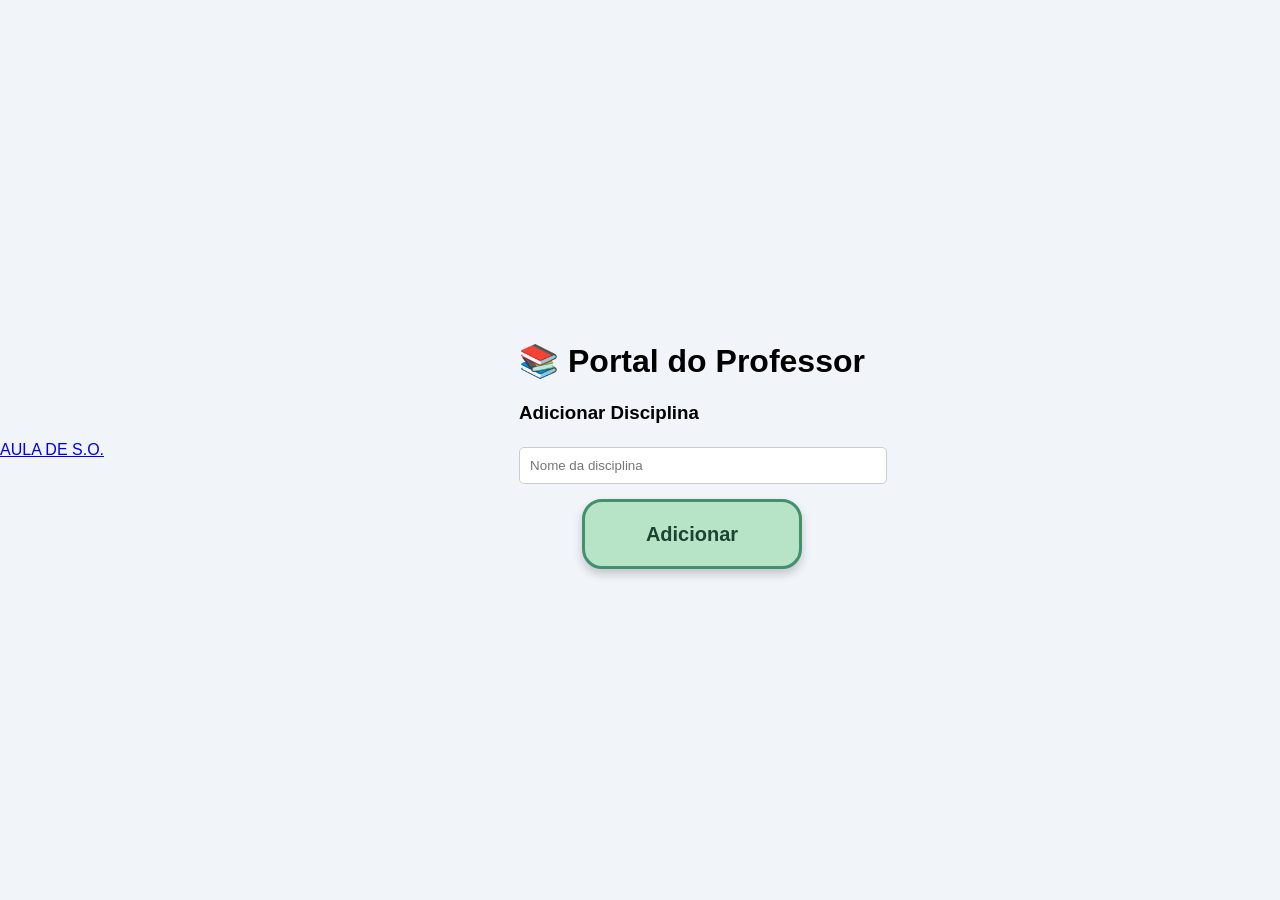
<file: index.html>
<!DOCTYPE html>
<html lang="pt-BR">
<head>
  <meta charset="UTF-8">
  <title>Portal do Professor</title>
  <style>
    body {
      font-family: Arial, sans-serif;
      margin: 20px;
      background: #f4f6f8;
    }

    h1 {
      text-align: center;
    }

    .container {
      max-width: 2000px;
      margin: auto;
    }

    input, button, textarea {
      padding: 10px;
      margin: 5px 0;
      width: 100%;
      border-radius: 5px;
      border: 1px solid #ccc;
    }

    button {
      background-color: #007BFF;
      color: white;
      cursor: pointer;
    }

    button:hover {
      background-color: #0056b3;
    }

    .card {
      background: white;
      padding: 15px;
      margin-top: 15px;
      border-radius: 8px;
      box-shadow: 0 2px 5px rgba(0,0,0,0.1);
    }

    .stars span {
      cursor: pointer;
      font-size: 20px;
    }

    .rating {
      font-weight: bold;
      margin-top: 10px;
    }
  </style>
   </head>
  <body>
      <head>
   <link rel="stylesheet" href="botao.css">
      </head>
   <a href="aula.html"> 
    <buton type="button" class="btn">AULA DE S.O.</buton>
    </a>
<div class="container">
  <h1>📚 Portal do Professor</h1>

  <h3>Adicionar Disciplina</h3>
  <input type="text" id="disciplinaInput" placeholder="Nome da disciplina">
  <button onclick="adicionarDisciplina()">Adicionar</button>

  <div id="listaDisciplinas"></div>
</div>

<script>
  let disciplinas = JSON.parse(localStorage.getItem("disciplinas")) || [];

  function salvar() {
    localStorage.setItem("disciplinas", JSON.stringify(disciplinas));
  }

  function adicionarDisciplina() {
    const nome = document.getElementById("disciplinaInput").value;
    if (!nome) return;

    disciplinas.push({
      nome,
      conteudos: [],
      votos: []
    });

    document.getElementById("disciplinaInput").value = "";
    salvar();
    render();
  }

  function adicionarConteudo(index) {
    const input = document.getElementById("conteudo-" + index);
    if (!input.value) return;

    disciplinas[index].conteudos.push(input.value);
    input.value = "";
    salvar();
    render();
  }

  function votar(index, nota) {
    disciplinas[index].votos.push(nota);
    salvar();
    render();
  }

  function media(votos) {
    if (votos.length === 0) return "Sem avaliação";
    return (votos.reduce((a,b) => a+b, 0) / votos.length).toFixed(1);
  }

  function render() {
    const lista = document.getElementById("listaDisciplinas");
    lista.innerHTML = "";

    disciplinas.forEach((disc, i) => {
      const div = document.createElement("div");
      div.className = "card";

      div.innerHTML = `
        <h3>${disc.nome}</h3>

        <strong>Conteúdos:</strong>
        <ul>
          ${disc.conteudos.map(c => `<li>${c}</li>`).join("")}
        </ul>

        <input id="conteudo-${i}" placeholder="Novo conteúdo">
        <button onclick="adicionarConteudo(${i})">Adicionar Conteúdo</button>

        <div class="stars">
          Avaliar aula:
          ${[1,2,3,4,5].map(n => `<span onclick="votar(${i}, ${n})">⭐</span>`).join("")}
        </div>

        <div class="rating">
          Média: ${media(disc.votos)}
        </div>
      `;

      lista.appendChild(div);
    });
  }

  render();
</script>
</body>
</html>
</file>
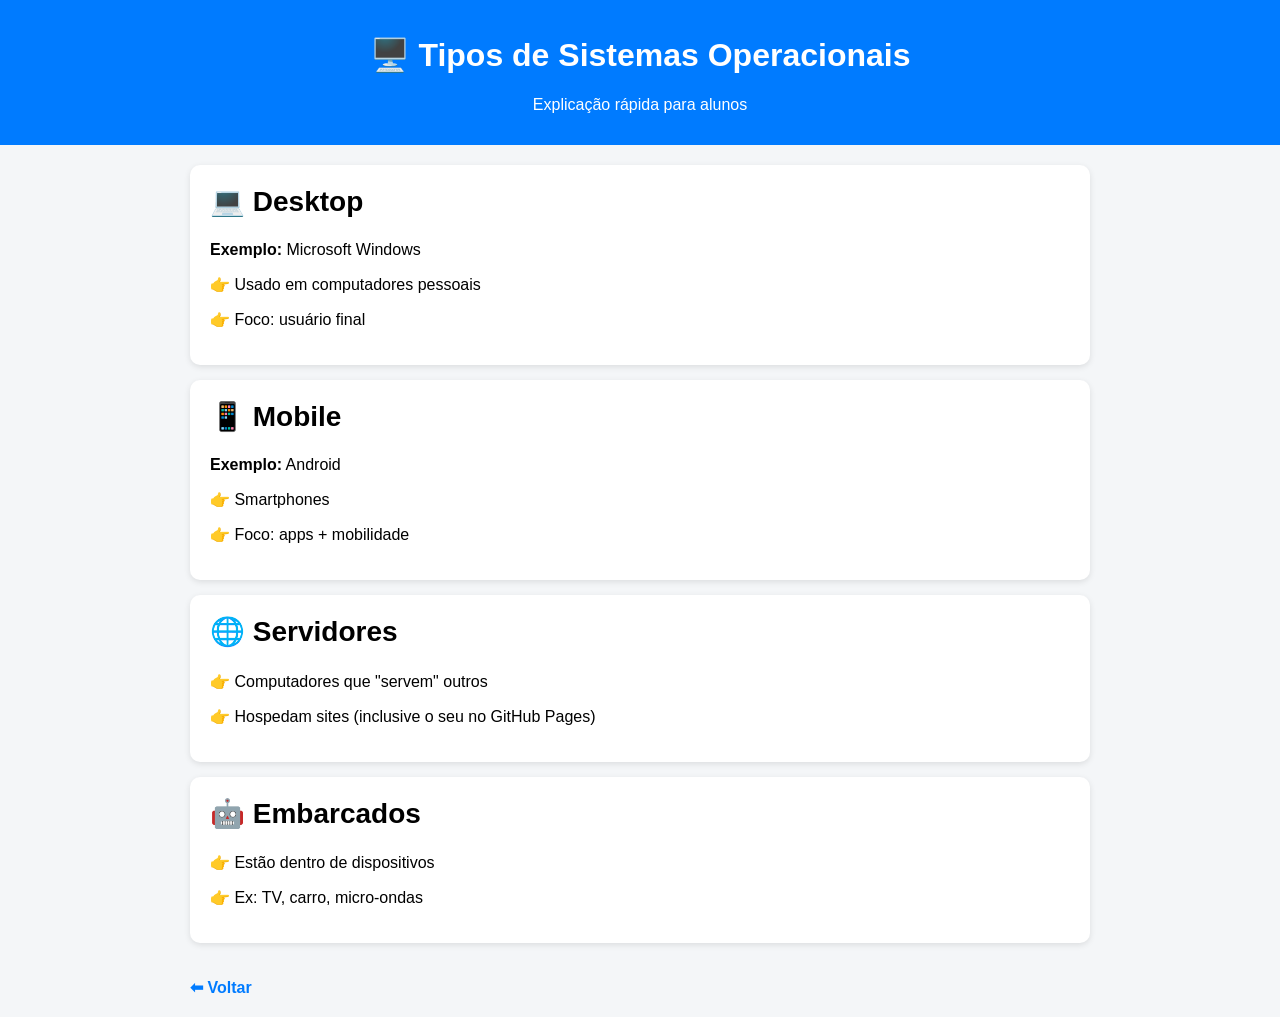
<file: aula.html>
<!DOCTYPE html>
<html lang="pt-BR">
<head>
  <meta charset="UTF-8">
  <title>Tipos de Sistemas Operacionais</title>

  <style>
    body {
      font-family: Arial, sans-serif;
      margin: 0;
      background: #f4f6f8;
    }

    header {
      background: #007BFF;
      color: white;
      padding: 15px;
      text-align: center;
    }

    .container {
      max-width: 900px;
      margin: auto;
      padding: 20px;
    }

    .card {
      background: white;
      padding: 20px;
      margin-bottom: 15px;
      border-radius: 10px;
      box-shadow: 0 2px 6px rgba(0,0,0,0.1);
    }

    h2 {
      margin-top: 0;
    }

    .icone {
      font-size: 28px;
    }

    a {
      display: inline-block;
      margin-top: 20px;
      text-decoration: none;
      color: #007BFF;
      font-weight: bold;
    }

    a:hover {
      text-decoration: underline;
    }
  </style>
</head>

<body>

<header>
  <h1>🖥️ Tipos de Sistemas Operacionais</h1>
  <p>Explicação rápida para alunos</p>
</header>

<div class="container">

  <div class="card">
    <h2 class="icone">💻 Desktop</h2>
    <p><strong>Exemplo:</strong> Microsoft Windows</p>
    <p>👉 Usado em computadores pessoais</p>
    <p>👉 Foco: usuário final</p>
  </div>

  <div class="card">
    <h2 class="icone">📱 Mobile</h2>
    <p><strong>Exemplo:</strong> Android</p>
    <p>👉 Smartphones</p>
    <p>👉 Foco: apps + mobilidade</p>
  </div>

  <div class="card">
    <h2 class="icone">🌐 Servidores</h2>
    <p>👉 Computadores que "servem" outros</p>
    <p>👉 Hospedam sites (inclusive o seu no GitHub Pages)</p>
  </div>

  <div class="card">
    <h2 class="icone">🤖 Embarcados</h2>
    <p>👉 Estão dentro de dispositivos</p>
    <p>👉 Ex: TV, carro, micro-ondas</p>
  </div>

  <a href="index.html">⬅ Voltar</a>

</div>

</body>
</html>
</file>
<file: botao.css>
/* ==============================
           ÁREA DA PÁGINA
        ============================== */

        body {
            margin: 0;
            min-height: 100vh;

            display: flex;
            justify-content: center;
            align-items: center;

            background: #f1f5f9;

            font-family: Arial, sans-serif;
        }

        /* ==============================
           BOTÃO
        ============================== */

        button {

            /* ===== TAMANHO ===== */

            width: 220px;
            height: 70px;


            /* ===== ESPAÇO INTERNO ===== */

            padding: 10px 20px;


            /* ===== BORDA ===== */

            border: 3px solid #40916c;
            border-radius: 20px;


            /* ===== CORES ===== */

            background-color: #b7e4c7;
            color: #1b4332;


            /* ===== TEXTO ===== */

            font-family: Arial, sans-serif;
            font-size: 20px;
            font-weight: bold;
            text-align: center;
            text-decoration: none;


            /* ===== CURSOR ===== */

            cursor: pointer;


            /* ===== SOMBRA ===== */

            box-shadow: 0 5px 10px rgba(0, 0, 0, 0.20);


            /* ===== COMPORTAMENTO ===== */

            display: block;

            margin: 10px auto;


            /* ===== TRANSIÇÃO ===== */

            transition: all 0.3s ease;
        }


        /* ==============================
           QUANDO O MOUSE PASSA
        ============================== */

        button:hover {

            background-color: #40916c;

            color: white;

            border-color: #1b4332;

            transform: scale(1.05);

            box-shadow: 0 8px 18px rgba(0, 0, 0, 0.30);
        }


        /* ==============================
           QUANDO O BOTÃO É PRESSIONADO
        ============================== */

        button:active {

            transform: scale(0.95);

            box-shadow: 0 3px 5px rgba(0, 0, 0, 0.20);
        }


        /* ==============================
           QUANDO RECEBE FOCO
        ============================== */

        button:focus {

            outline: 4px solid #74c69d;

            outline-offset: 4px;
        }
</body>
</html>
Exibindo index.html…
</file>
